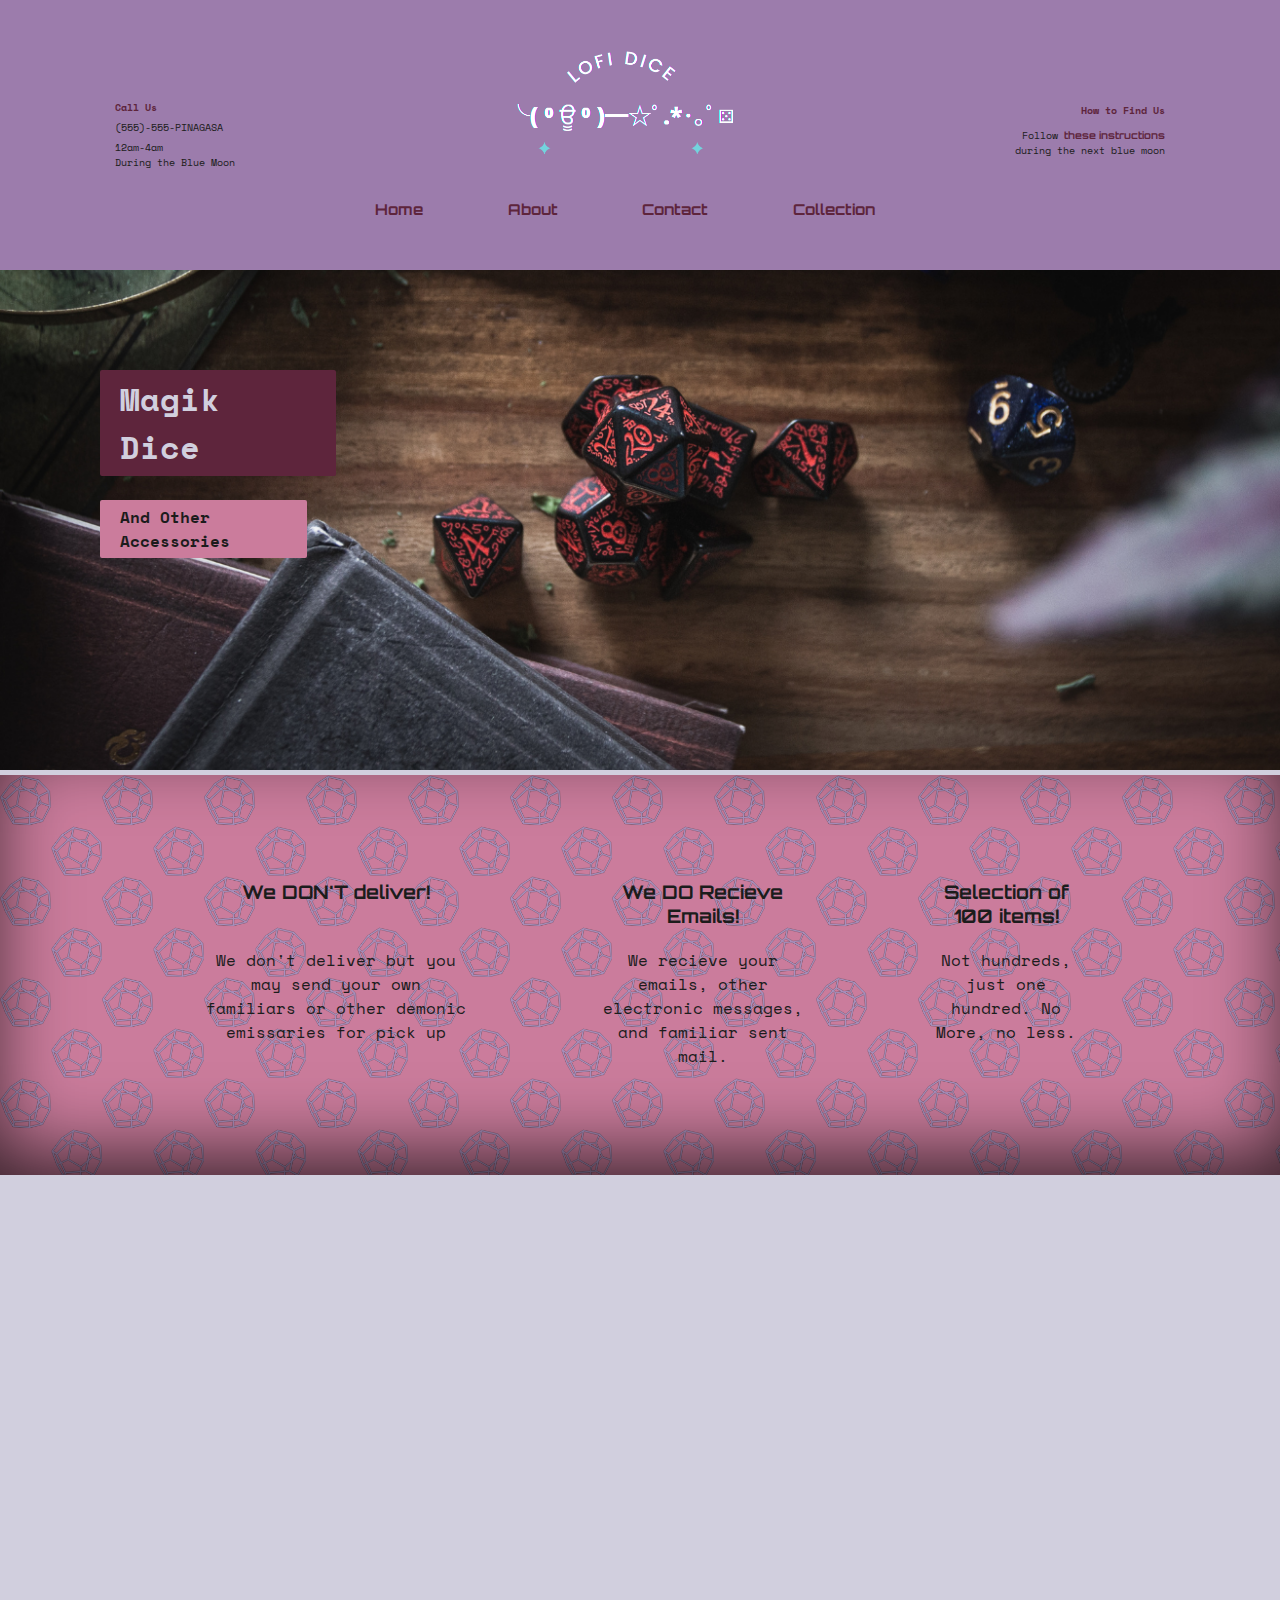
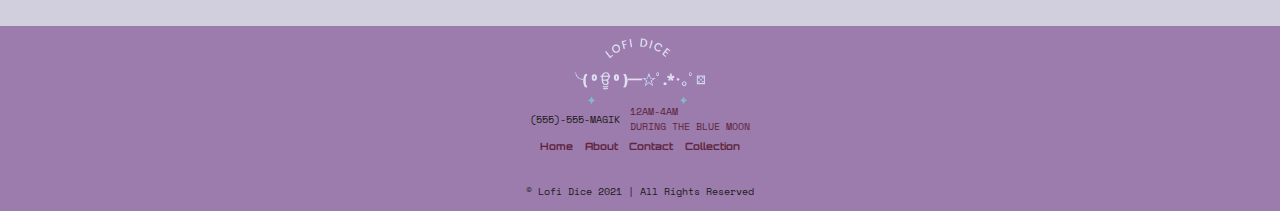
<file: index.html>
<!DOCTYPE html>
<html lang="en">
<head>
  <meta charset="UTF-8">
  <meta http-equiv="X-UA-Compatible" content="IE=edge">
  <meta name="viewport" content="width=device-width, initial-scale=1.0">
  <title>Homepage - Lofi Dice</title>
  <!-- styles -->
  <link rel="stylesheet" href="styles/common.css">
  <link rel="stylesheet" href="styles/headerandfooter.css">
  <link rel="stylesheet" href="styles/homepage.css">
  <link rel="stylesheet" href="styles/mediaqueries.css">
  <!-- fonts -->
    <!-- main font space-mono: font-family: 'Space Mono', monospace; -->
    <link rel="preconnect" href="https://fonts.gstatic.com">
    <link href="https://fonts.googleapis.com/css2?family=Space+Mono&display=swap" rel="stylesheet">
    <!-- secondary font Orbitron: font-family: 'Orbitron', sans-serif;  -->
    <link rel="preconnect" href="https://fonts.gstatic.com">
    <link href="https://fonts.googleapis.com/css2?family=Orbitron&display=swap" rel="stylesheet">
    <link
      rel="stylesheet"
      href="https://use.fontawesome.com/releases/v5.7.1/css/all.css"
      integrity="sha384-fnmOCqbTlWIlj8LyTjo7mOUStjsKC4pOpQbqyi7RrhN7udi9RwhKkMHpvLbHG9Sr"
      crossorigin="anonymous"
    />
  <!-- end fonts -->
</head>
<body>

  <div class="header-wrapper">

    <div class="left-column"> 
      <div class="contact-icon">
        <a href="contact.html">
          <i class="link-hover fas fa-phone"></i>
        </a>
      </div>

      <div class="contact-hours-wrapper">
        <div class="header">
          <h4>Call Us</h4>
        </div>
        <div class="phone">
          (555)-555-PINAGASA
        </div>
        <div class="hours">
            12am-4am<br>
            During the Blue Moon
        </div>
      </div>
    </div>
    <div class="center-column">
      <div class="banner-image">
        <img src="images\lofiDice.png" alt="Logo">
      </div>
      <div class="navigation-wrapper">
        <div class="nav-link">
          <a class="link-hover" href="index.html">Home</a>
        </div >

        <div class="nav-link">
          <a class="link-hover" href="about.html">About</a>
        </div>

        <div class="nav-link">
          <a class="link-hover" href="contact.html">Contact</a>
        </div>

        <div class="chicken nav-link">
          <a class="link-hover" href="collection.html">Collection</a>
        </div>
      </div>
    </div>

    <div class="right-column">
      <div class="address">
        <h4>How to Find Us</h4>
        <p>
          Follow <a class="link-hover" href="contact.html">these instructions</a><br>
          during the next blue moon
        </p>
        <!-- <p>During a blue moon,<br>
        enter a door portal<br>
        under the northern star<br>
        in Stonehenge or any<br>
        suitable replica.</p> -->
      </div>

      <div class="address-icon">
        <a href="contact.html">
          <i class="link-hover fas fa-dungeon"></i>
        </a>
      </div>
    </div>
  </div>

  <div class="img-bar-section">
    <div class="top-heading">
      <h1>Magik Dice</h1>
    </div>
    <br>
    <div class="bottom-heading">
      <h4>And Other Accessories</h4>
    </div>
  </div>

  <div class="features-section">
    <div class="columns-wrapper">
      <div class="column">
        <i class="fas fa-cat"></i>
        <h3>We DON'T deliver!</h3>
        
        <p>We don't deliver but you 
          may send your own familiars or
          other demonic emissaries for pick up</p>
      </div>

      <div class="column">
        <i class="fas fa-dove"></i>
        <h3>We DO Recieve Emails!</h3>
        
        <p>We recieve your emails,
          other electronic messages,
          and familiar sent mail.</p>
      </div>

      <div class="column">
        <i class="fas fa-hat-wizard"></i>
        <h3>Selection of 100 items!</h3>
        
        <p>Not hundreds,
          just one hundred.
          No More, no less.</p>
      </div>
    </div>
  </div>

  <div class="google-map">
    <iframe src="https://www.google.com/maps/embed?pb=!1m18!1m12!1m3!1d8133.834131768032!2d-1.8313255038723688!3d51.17828025689917!2m3!1f0!2f0!3f0!3m2!1i1024!2i768!4f13.1!3m3!1m2!1s0x4873e63b850af611%3A0x979170e2bcd3d2dd!2sStonehenge!5e1!3m2!1sen!2sus!4v1620343250154!5m2!1sen!2sus" width="100%" height="450" style="border:0;" allowfullscreen="" loading="lazy"></iframe>
  </div>

  <div class="footer-wrapper">

      <div class="banner-image">
        <img src="images\lofiDice.png" alt="Logo">
      </div>

      <div class="contact-info">
        <span class="phone">(555)-555-MAGIK</span>
        <span class="hours">12am-4am<br>
          During the Blue Moon</span>
      </div>

      <div class="navigation-wrapper">
        <div class="nav-link">
          <a class="link-hover" href="index.html">Home</a>
        </div >

        <div class="nav-link">
          <a class="link-hover" href="about.html">About</a>
        </div>

        <div class="nav-link">
          <a class="link-hover" href="contact.html">Contact</a>
        </div>

        <div class="nav-link">
          <a class="link-hover" href="collection.html">Collection</a>
        </div>
      </div>

      <div class="social-media-links">
        <a href="#"><i class="fab fa-instagram link-hover"></i></a>
        <a href="#"><i class="fab fa-twitter link-hover"></i></a>
        <a href="#"><i class="fab fa-facebook-f link-hover"></i></a>
      </div>

      <div class="copyright-wrapper">
        &copy; Lofi Dice 2021 &#124; All Rights Reserved
      </div>

  </div>
</body>
</html>
</file>
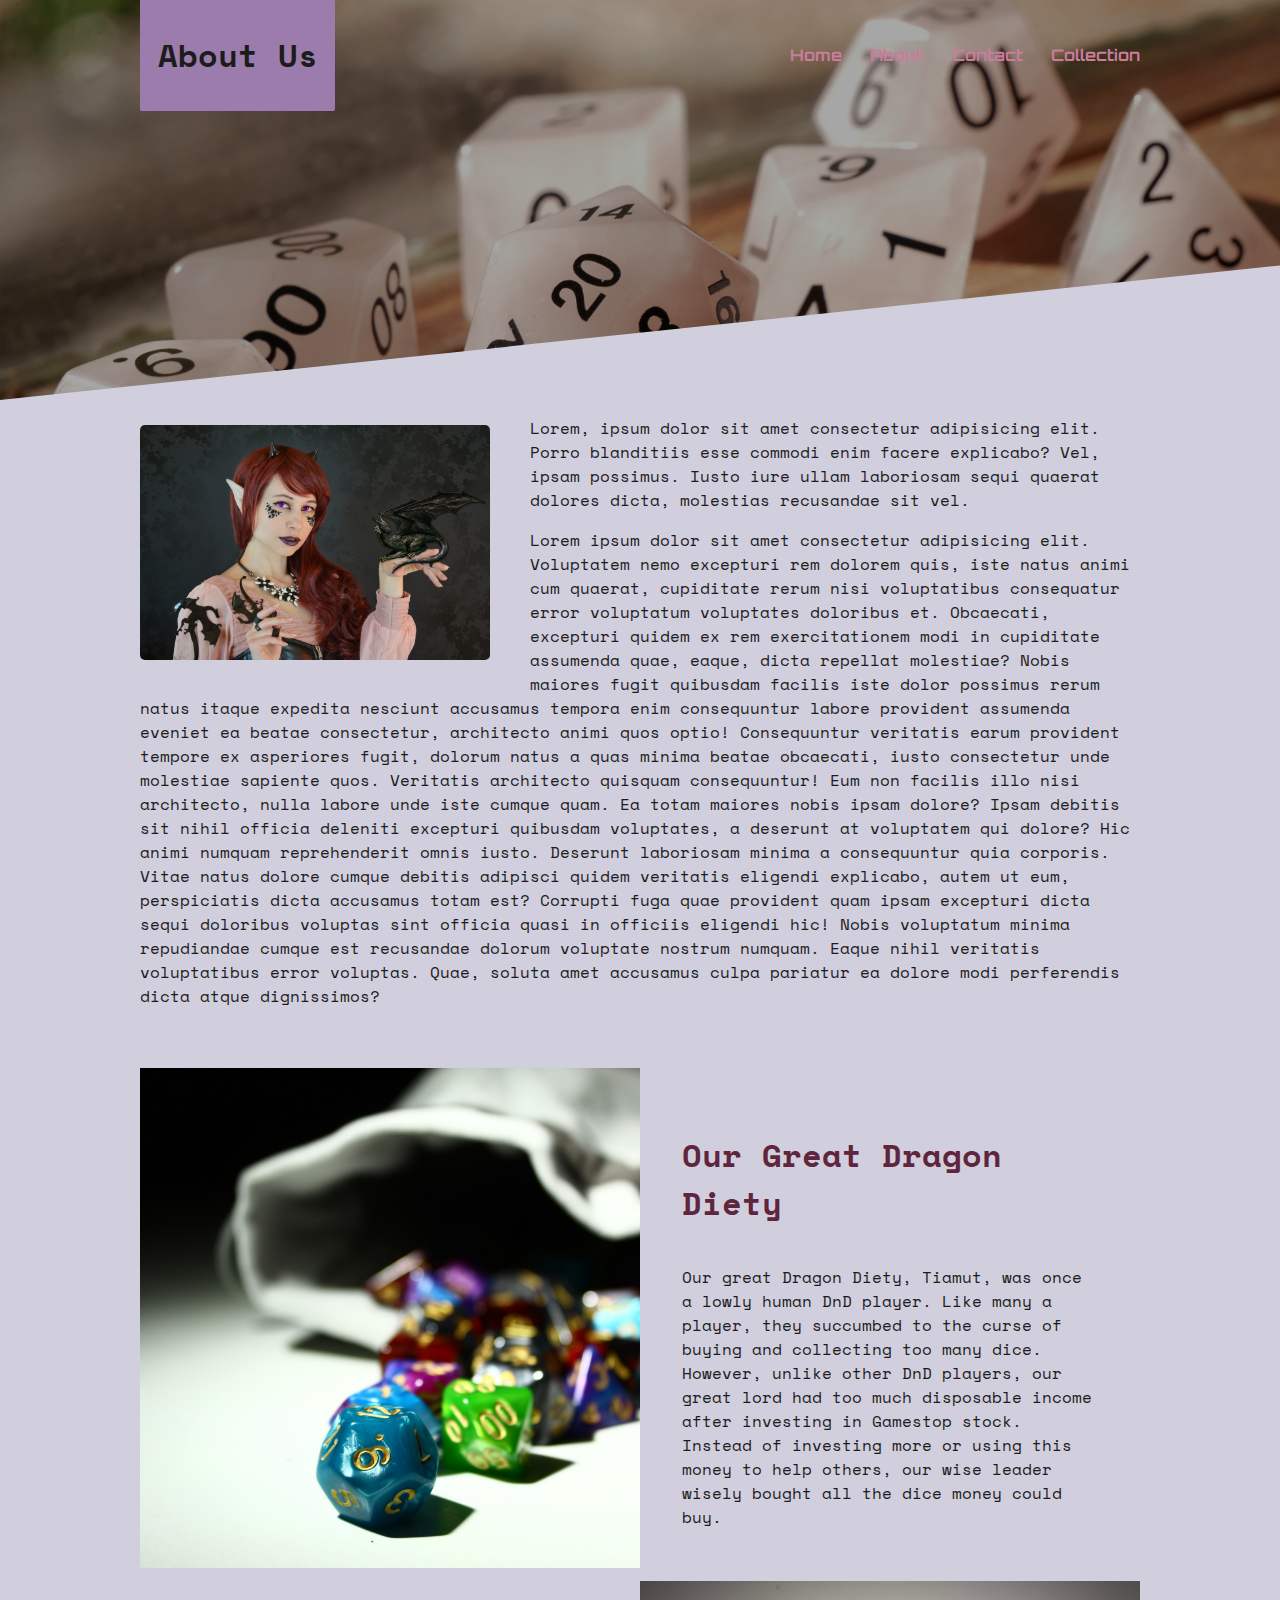
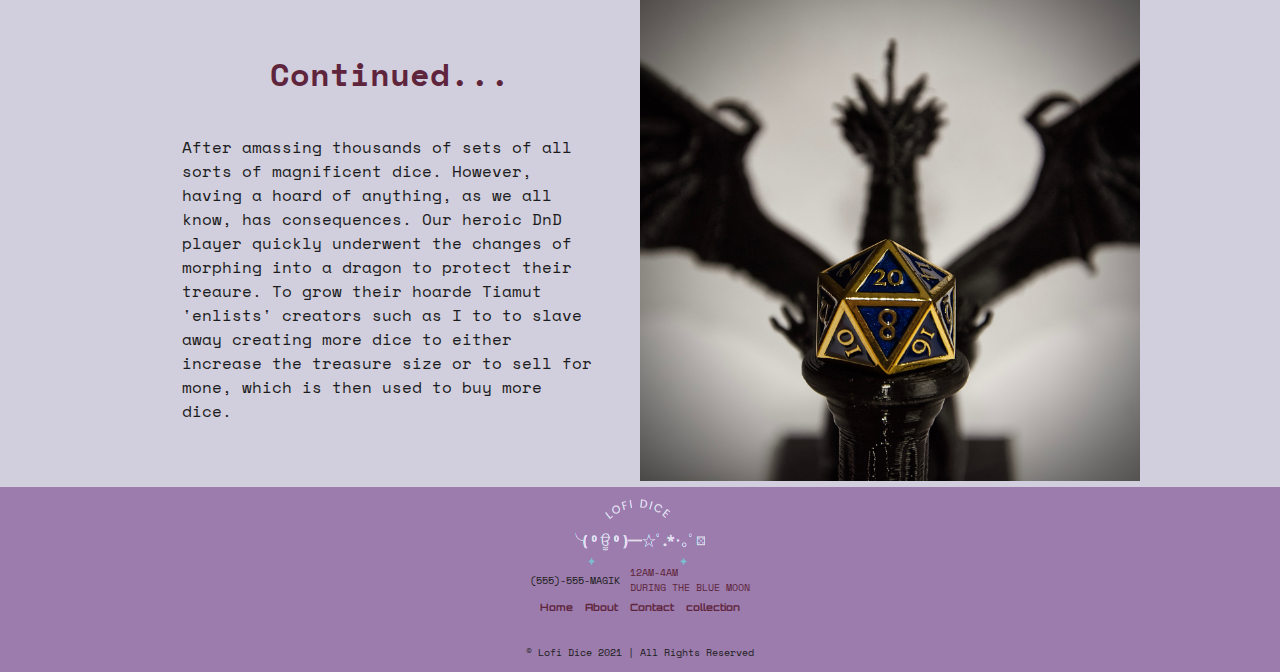
<file: about.html>
<!DOCTYPE html>
<html lang="en">
<head>
  <meta charset="UTF-8">
  <meta http-equiv="X-UA-Compatible" content="IE=edge">
  <meta name="viewport" content="width=device-width, initial-scale=1.0">
  <title>About - Lofi Dice</title>
  <!-- styles -->
  <link rel="stylesheet" href="styles/common.css">
  <link rel="stylesheet" href="styles/headerandfooter.css">
  <link rel="stylesheet" href="styles/pagecontainer.css">
  <link rel="stylesheet" href="styles/skewedheader.css">
  <link rel="stylesheet" href="styles/squaregrid.css">
  <link rel="stylesheet" href="styles/mediaqueries.css">
  <!-- fonts -->
    <!-- main font space-mono: font-family: 'Space Mono', monospace; -->
    <link rel="preconnect" href="https://fonts.gstatic.com">
    <link href="https://fonts.googleapis.com/css2?family=Space+Mono&display=swap" rel="stylesheet">
    <!-- secondary font Orbitron: font-family: 'Orbitron', sans-serif;  -->
    <link rel="preconnect" href="https://fonts.gstatic.com">
    <link href="https://fonts.googleapis.com/css2?family=Orbitron&display=swap" rel="stylesheet">
    <link
      rel="stylesheet"
      href="https://use.fontawesome.com/releases/v5.7.1/css/all.css"
      integrity="sha384-fnmOCqbTlWIlj8LyTjo7mOUStjsKC4pOpQbqyi7RrhN7udi9RwhKkMHpvLbHG9Sr"
      crossorigin="anonymous"
    />
  <!-- end fonts -->
</head>
<body>
  <div class="skewed-header">
    <div class="header-bg" style="background-image: url(images/diceHeader2.png);"></div>
    <div class="skewed-header-wrapper">
      <div class="skewed-header-content">
        <div class="heading-wrapper">
          <h1>About Us</h1>
        </div>
        <div class="navigation-wrapper">
          <div class="nav-link">
            <a class="link-hover" href="index.html">Home</a>
          </div >
  
          <div class="nav-link">
            <a class="link-hover" href="about.html">About</a>
          </div>
  
          <div class="nav-link">
            <a class="link-hover" href="contact.html">Contact</a>
          </div>
  
          <div class="nav-link">
            <a class="link-hover" href="collection.html">Collection</a>
          </div>
        </div>
      </div>
    </div>
  </div>

  <div class="page-container">
    <div class="content-wrapper">
      <img src="images/dragonLady.png" id="dragonLady"alt="Dragon Lady">

      <p>Lorem, ipsum dolor sit amet consectetur adipisicing elit. Porro blanditiis esse commodi enim facere explicabo? Vel, ipsam possimus. Iusto iure ullam laboriosam sequi quaerat dolores dicta, molestias recusandae sit vel.</p>

      <p>Lorem ipsum dolor sit amet consectetur adipisicing elit. Voluptatem nemo excepturi rem dolorem quis, iste natus animi cum quaerat, cupiditate rerum nisi voluptatibus consequatur error voluptatum voluptates doloribus et. Obcaecati, excepturi quidem ex rem exercitationem modi in cupiditate assumenda quae, eaque, dicta repellat molestiae? Nobis maiores fugit quibusdam facilis iste dolor possimus rerum natus itaque expedita nesciunt accusamus tempora enim consequuntur labore provident assumenda eveniet ea beatae consectetur, architecto animi quos optio! Consequuntur veritatis earum provident tempore ex asperiores fugit, dolorum natus a quas minima beatae obcaecati, iusto consectetur unde molestiae sapiente quos. Veritatis architecto quisquam consequuntur! Eum non facilis illo nisi architecto, nulla labore unde iste cumque quam. Ea totam maiores nobis ipsam dolore? Ipsam debitis sit nihil officia deleniti excepturi quibusdam voluptates, a deserunt at voluptatem qui dolore? Hic animi numquam reprehenderit omnis iusto. Deserunt laboriosam minima a consequuntur quia corporis. Vitae natus dolore cumque debitis adipisci quidem veritatis eligendi explicabo, autem ut eum, perspiciatis dicta accusamus totam est? Corrupti fuga quae provident quam ipsam excepturi dicta sequi doloribus voluptas sint  officia quasi in officiis eligendi hic! Nobis voluptatum minima repudiandae cumque est recusandae dolorum voluptate nostrum numquam. Eaque nihil veritatis voluptatibus error voluptas. Quae, soluta amet accusamus culpa pariatur ea dolore modi perferendis dicta atque dignissimos?</p>
    </div>
  </div>

  <div class="spacer50"></div>

  <div class="squares-wrapper">
    <div class="squares">
      <div class="square">
        <div class="img-wrapper">
          <img src="images/diceCollection3.png" alt="Dice Bag">
        </div>
        <div class="square-text-wrapper">
          <h1>Our Great Dragon Diety</h1>

          <p>Our great Dragon Diety, Tiamut, was once a lowly human DnD player. Like many a player, they succumbed to the curse of buying and collecting too many dice. However, unlike other DnD players, our great lord had too much disposable income after investing in Gamestop stock. Instead of investing more or using this money to help others, our wise leader wisely bought all the dice money could buy.</p>
        </div>
      </div>
      <div class="square">
        <div class="square-text-wrapper">
          <h1>Continued...</h1>

          <p>After amassing thousands of sets of all sorts of magnificent dice. However, having a hoard of anything, as we all know, has consequences. Our heroic DnD player quickly underwent the changes of morphing into a dragon to protect their treaure. To grow their hoarde Tiamut 'enlists'  creators such as I to to slave away creating more dice to either increase the treasure size or to sell for mone, which is then used to buy more dice.</p>
        </div>
        <div class="img-wrapper">
          <img src="images/dragonDice.png" alt="Dragon and Dice">
        </div>
      </div>
    </div>
  </div>

  <div class="footer-wrapper">

    <div class="banner-image">
      <img src="images\lofiDice.png" alt="Logo">
    </div>

    <div class="contact-info">
      <span class="phone">(555)-555-MAGIK</span>
      <span class="hours">12am-4am<br>
        During the Blue Moon</span>
    </div>

    <div class="navigation-wrapper">
      <div class="nav-link">
        <a class="link-hover" href="index.html">Home</a>
      </div >

      <div class="nav-link">
        <a class="link-hover" href="about.html">About</a>
      </div>

      <div class="nav-link">
        <a class="link-hover" href="contact.html">Contact</a>
      </div>

      <div class="nav-link">
        <a class="link-hover" href="collection.html">collection</a>
      </div>
    </div>

    <div class="social-media-links">
      <a href="#"><i class="fab fa-instagram link-hover"></i></a>
      <a href="#"><i class="fab fa-twitter link-hover"></i></a>
      <a href="#"><i class="fab fa-facebook-f link-hover"></i></a>
    </div>

    <div class="copyright-wrapper">
      &copy; Lofi Dice 2021 &#124; All Rights Reserved
    </div>

  </div>
</body>
</html>
</file>
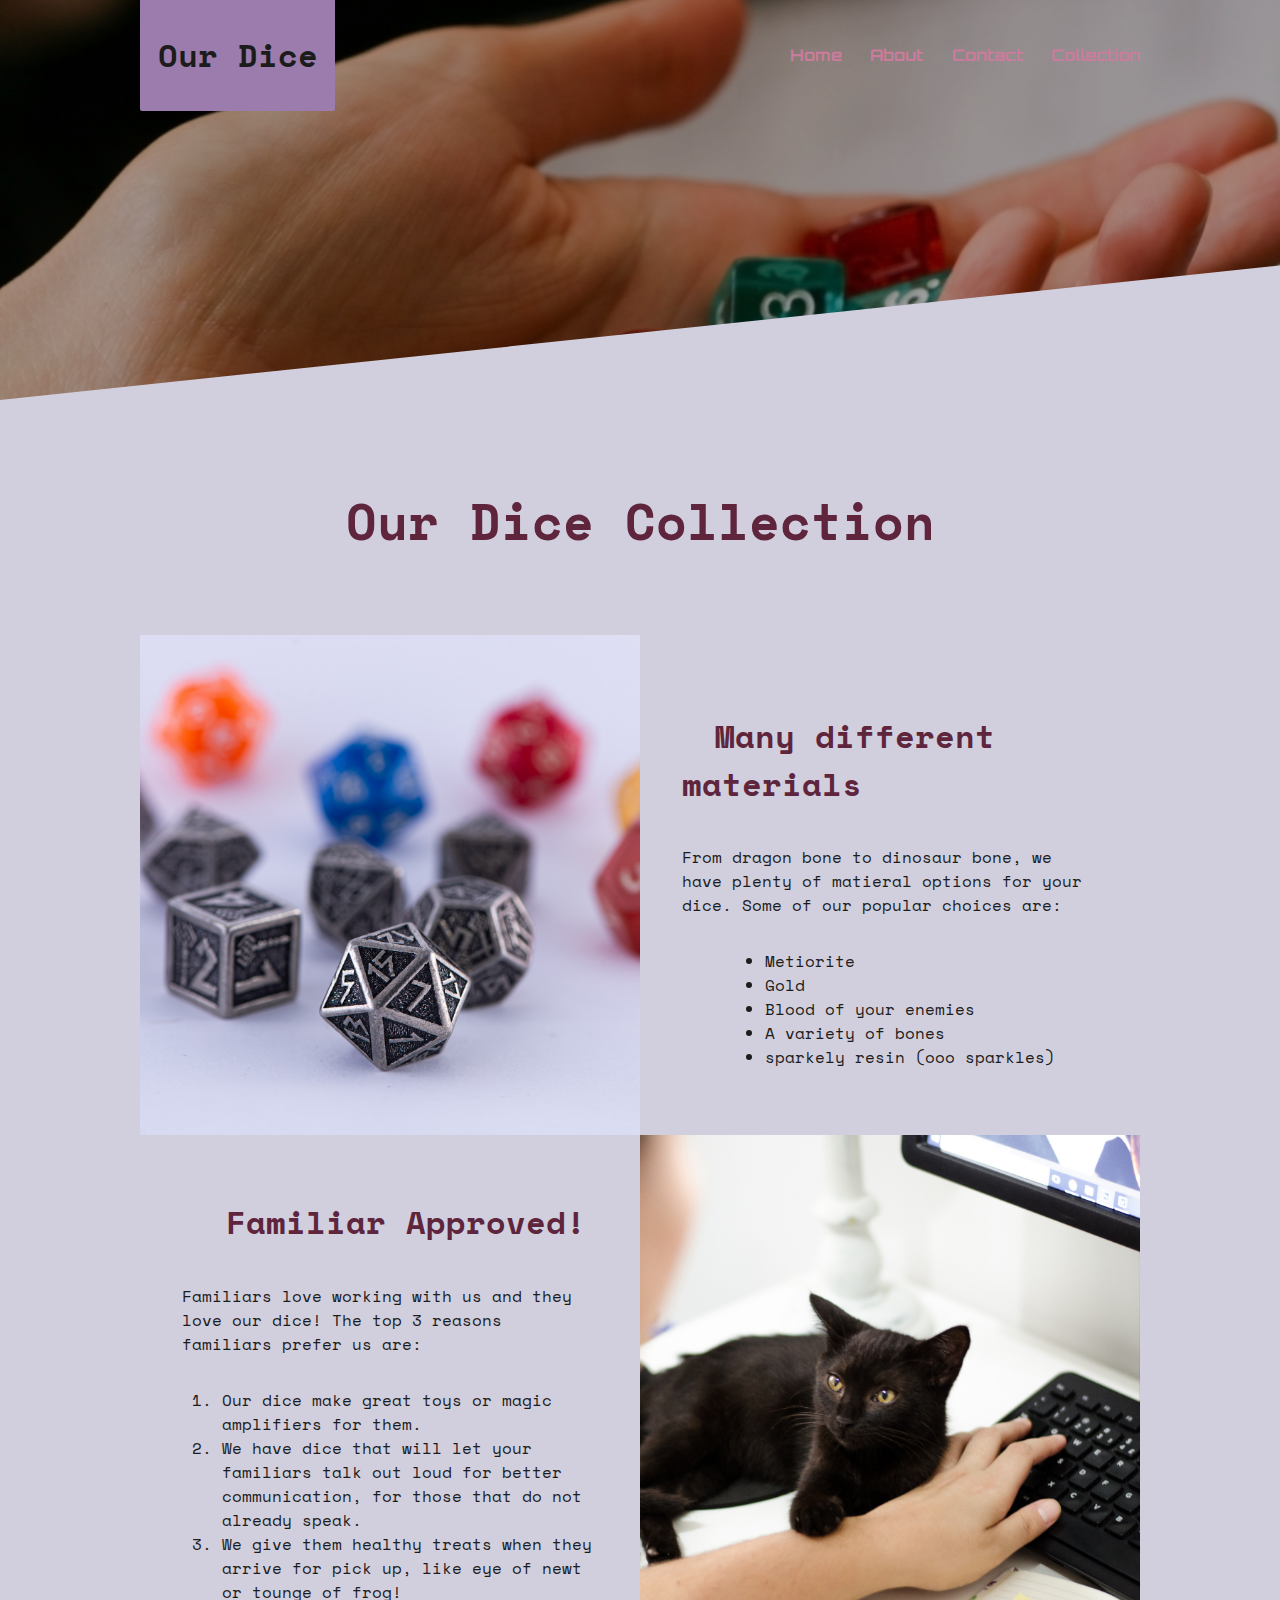
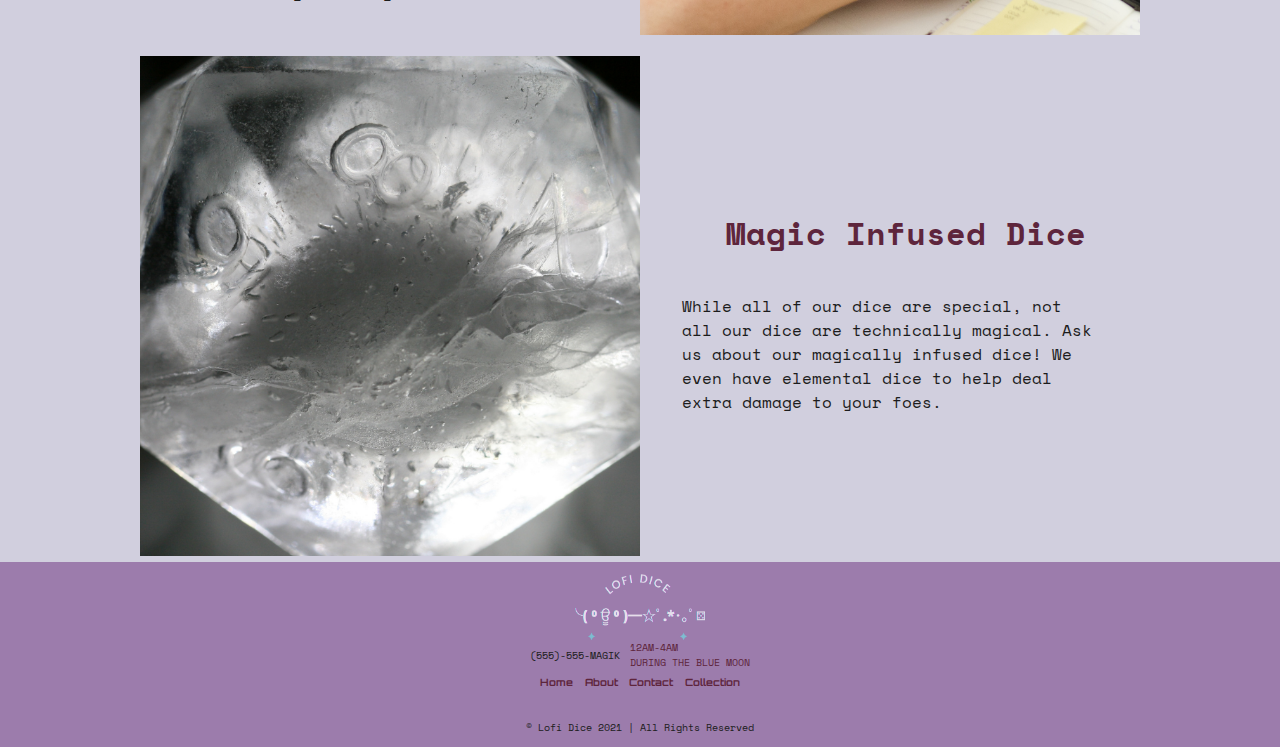
<file: collection.html>
<!DOCTYPE html>
<html lang="en">
<head>
  <meta charset="UTF-8">
  <meta http-equiv="X-UA-Compatible" content="IE=edge">
  <meta name="viewport" content="width=device-width, initial-scale=1.0">
  <title>About - Lofi Dice</title>
  <!-- styles -->
  <link rel="stylesheet" href="styles/common.css">
  <link rel="stylesheet" href="styles/headerandfooter.css">
  <link rel="stylesheet" href="styles/skewedheader.css">
  <link rel="stylesheet" href="styles/squaregrid.css">
  <link rel="stylesheet" href="styles/mediaqueries.css">
  <!-- fonts -->
    <!-- main font space-mono: font-family: 'Space Mono', monospace; -->
    <link rel="preconnect" href="https://fonts.gstatic.com">
    <link href="https://fonts.googleapis.com/css2?family=Space+Mono&display=swap" rel="stylesheet">
    <!-- secondary font Orbitron: font-family: 'Orbitron', sans-serif;  -->
    <link rel="preconnect" href="https://fonts.gstatic.com">
    <link href="https://fonts.googleapis.com/css2?family=Orbitron&display=swap" rel="stylesheet">
    <link
      rel="stylesheet"
      href="https://use.fontawesome.com/releases/v5.7.1/css/all.css"
      integrity="sha384-fnmOCqbTlWIlj8LyTjo7mOUStjsKC4pOpQbqyi7RrhN7udi9RwhKkMHpvLbHG9Sr"
      crossorigin="anonymous"
    />
  <!-- end fonts -->
</head>
<body>
  <div class="skewed-header">
    <div class="header-bg" style="background-image: url(images/diceCollection2.png);"></div>
    <div class="skewed-header-wrapper">
      <div class="skewed-header-content">
        <div class="heading-wrapper">
          <h1>Our Dice</h1>
        </div>
        <div class="navigation-wrapper">
          <div class="nav-link">
            <a class="link-hover" href="index.html">Home</a>
          </div >
  
          <div class="nav-link">
            <a class="link-hover" href="about.html">About</a>
          </div>
  
          <div class="nav-link">
            <a class="link-hover" href="contact.html">Contact</a>
          </div>
  
          <div class="nav-link">
            <a class="link-hover" href="collection.html">Collection</a>
          </div>
        </div>
      </div>
    </div>
  </div>

  <div class="spacer50"></div>
  <h1 class="main-header" style="font-size: 50px;">Our Dice Collection</h1>
  <div class="spacer50"></div>

  <div class="squares-wrapper">
    <div class="squares">
      <div class="square">
        <div class="img-wrapper">
          <img src="images/diceCollection1.png" alt="Dice Bag">
        </div>
        <div class="square-text-wrapper">
          <a href="#manyMaterials" name="manyMaterials" class="anchor-link">
            <h1>Many different materials</h1>
          </a>

          <p>From dragon bone to dinosaur bone, we have plenty of matieral options for your dice. Some of our popular choices are:</p>

          <ul>
            <li>Metiorite</li>
            <li>Gold</li>
            <li>Blood of your enemies</li>
            <li>A variety of bones</li>
            <li>sparkely resin (ooo sparkles)</li>
          </ul>
        </div>
      </div>
      <div class="square">
        <div class="square-text-wrapper">
          <a href="#familiarApproved" name="familiarApproved" class="anchor-link">
            <h1>Familiar Approved!</h1>
          </a>

          <p>Familiars love working with us and they love our dice! The top 3 reasons familiars prefer us are:</p>
              

          <ol>
            <li>Our dice make great toys or magic amplifiers for them.</li>
            <li>We have dice that will let your familiars talk out loud for better communication, for those that do not already speak.</li>
            <li>We give them healthy treats when they arrive for pick up, like eye of newt or tounge of frog!</li>
          </ol>
        </div>
        <div class="img-wrapper">
          <img src="images/blackCatEmail.png" alt="Dragon and Dice">
        </div>
      </div>

      <div class="square">
        <div class="img-wrapper">
          <img src="images/iceDice.png" alt="Dragon and Dice">
        </div>
        
        <div class="square-text-wrapper">
          <a href="#magicInfusedDice" name="magicInfusedDice" class="anchor-link">
            <h1>Magic Infused Dice</h1>
          </a>

          <p>While all of our dice are special, not all our dice are technically magical. Ask us about our magically infused dice! We even have elemental dice to help deal extra damage to your foes.</p>
        </div>
      </div>
    </div>
  </div>

  <div class="footer-wrapper">

    <div class="banner-image">
      <img src="images\lofiDice.png" alt="Logo">
    </div>

    <div class="contact-info">
      <span class="phone">(555)-555-MAGIK</span>
      <span class="hours">12am-4am<br>
        During the Blue Moon</span>
    </div>

    <div class="navigation-wrapper">
      <div class="nav-link">
        <a class="link-hover" href="index.html">Home</a>
      </div >

      <div class="nav-link">
        <a class="link-hover" href="about.html">About</a>
      </div>

      <div class="nav-link">
        <a class="link-hover" href="contact.html">Contact</a>
      </div>

      <div class="nav-link">
        <a class="link-hover" href="collection.html">Collection</a>
      </div>
    </div>

    <div class="social-media-links">
      <a href="#"><i class="fab fa-instagram link-hover"></i></a>
      <a href="#"><i class="fab fa-twitter link-hover"></i></a>
      <a href="#"><i class="fab fa-facebook-f link-hover"></i></a>
    </div>

    <div class="copyright-wrapper">
      &copy; Lofi Dice 2021 &#124; All Rights Reserved
    </div>

  </div>
</body>
</html>
</file>
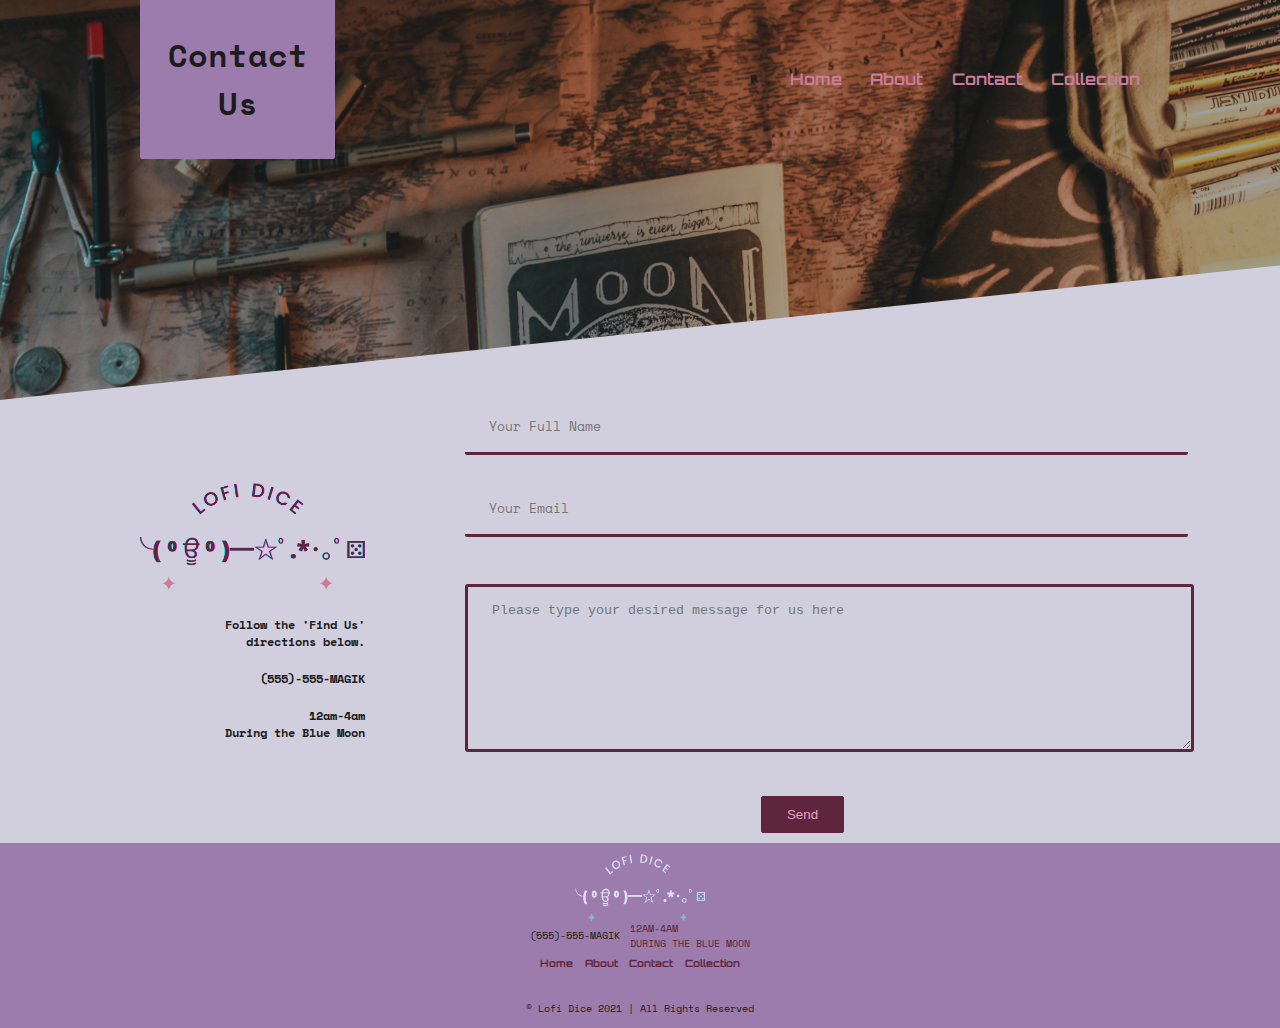
<file: contact.html>
<!DOCTYPE html>
<html lang="en">
<head>
  <meta charset="UTF-8">
  <meta http-equiv="X-UA-Compatible" content="IE=edge">
  <meta name="viewport" content="width=device-width, initial-scale=1.0">
  <title>About - Lofi Dice</title>
  <!-- styles -->
  <link rel="stylesheet" href="styles/common.css">
  <link rel="stylesheet" href="styles/headerandfooter.css">
  <link rel="stylesheet" href="styles/skewedheader.css">
  <link rel="stylesheet" href="styles/contact.css">
  <link rel="stylesheet" href="styles/pagecontainer.css">
  <link rel="stylesheet" href="styles/form.css">
  <link rel="stylesheet" href="styles/buttons.css">
  <link rel="stylesheet" href="styles/mediaqueries.css">
  <!-- fonts -->
    <!-- main font space-mono: font-family: 'Space Mono', monospace; -->
    <link rel="preconnect" href="https://fonts.gstatic.com">
    <link href="https://fonts.googleapis.com/css2?family=Space+Mono&display=swap" rel="stylesheet">
    <!-- secondary font Orbitron: font-family: 'Orbitron', sans-serif;  -->
    <link rel="preconnect" href="https://fonts.gstatic.com">
    <link href="https://fonts.googleapis.com/css2?family=Orbitron&display=swap" rel="stylesheet">
    <link
      rel="stylesheet"
      href="https://use.fontawesome.com/releases/v5.7.1/css/all.css"
      integrity="sha384-fnmOCqbTlWIlj8LyTjo7mOUStjsKC4pOpQbqyi7RrhN7udi9RwhKkMHpvLbHG9Sr"
      crossorigin="anonymous"
    />
  <!-- end fonts -->
</head>
<body>
  <div class="skewed-header">
    <div class="header-bg" style="background-image: url(images/moonLetter.png);"></div>
    <div class="skewed-header-wrapper">
      <div class="skewed-header-content">
        <div class="heading-wrapper">
          <h1>Contact Us</h1>
        </div>
        <div class="navigation-wrapper">
          <div class="nav-link">
            <a class="link-hover" href="index.html">Home</a>
          </div >
  
          <div class="nav-link">
            <a class="link-hover" href="about.html">About</a>
          </div>
  
          <div class="nav-link">
            <a class="link-hover" href="contact.html">Contact</a>
          </div>
  
          <div class="nav-link">
            <a class="link-hover" href="collection.html">Collection</a>
          </div>
        </div>
      </div>
    </div>
  </div>

  <div class="spacer50"></div>

  <div class="page-container">
    <div class="contact-grid-wrapper">
      <div class="company-metadata-sidebar-wrapper">
        <div class="logo">
          <img src="images/lofiDiceDark.png" alt="Logo Dark">
        </div>
        <div class="company-details-wrapper">
          <i class="link-hover fas fa-dungeon"></i>

          <div>
            Follow the 'Find Us'<br>
            directions below.
          </div>
        </div>

        <div class="company-details-wrapper">
          <i class="link-hover fas fa-phone"></i>

          <div class="phone">
            (555)-555-MAGIK
          </div>
        </div>
        
        <div class="company-details-wrapper">
          <i class="link-hover fas fa-moon"></i>

          <div class="hours">
            12am-4am<br>
            During the Blue Moon
          </div>
        </div>
      </div>

      <div class="form">
        <div class="form-group">
          <input type="text" id="fullName" placeholder="Your Full Name">
          <label for="fullName">Full Name</label>
        </div>
        <div class="form-group">
          <input type="email" id="email" placeholder="Your Email">
          <label for="email">Your Email</label>
        </div>
        <div class="form-group">
          <textarea name="message" id="message" placeholder="Please type your desired message for us here"></textarea>
          <label for="message">Your Message</label>
        </div>

        <div class="centered-btn-wrapper">
          <button type="submit" class="btn">Send</button>
        </div>
      </div>
    </div>
  </div>

  <div class="footer-wrapper">

    <div class="banner-image">
      <img src="images\lofiDice.png" alt="Logo">
    </div>

    <div class="contact-info">
      <span class="phone">(555)-555-MAGIK</span>
      <span class="hours">12am-4am<br>
        During the Blue Moon</span>
    </div>

    <div class="navigation-wrapper">
      <div class="nav-link">
        <a class="link-hover" href="index.html">Home</a>
      </div >

      <div class="nav-link">
        <a class="link-hover" href="about.html">About</a>
      </div>

      <div class="nav-link">
        <a class="link-hover" href="contact.html">Contact</a>
      </div>

      <div class="nav-link">
        <a class="link-hover" href="collection.html">Collection</a>
      </div>
    </div>

    <div class="social-media-links">
      <a href="#"><i class="fab fa-instagram link-hover"></i></a>
      <a href="#"><i class="fab fa-twitter link-hover"></i></a>
      <a href="#"><i class="fab fa-facebook-f link-hover"></i></a>
    </div>

    <div class="copyright-wrapper">
      &copy; Lofi Dice 2021 &#124; All Rights Reserved
    </div>

  </div>
</body>
</html>
</file>
<file: styles/common.css>
/* universal Styles */
body {
  color: #1c1c1c;
  margin: 0;
  font-family: 'Space Mono', monospace;
  background-color: #d1cfde;
}

.link-hover {
  transition: 0.5s;
  font-family: 'Orbitron', sans-serif;
  color: #5e253c;
  font-weight: bolder;
  text-decoration: none;
}

.link-hover:hover {
  color: #eda0c5 !important;
}

.main-header {
  text-align: center;
  color: #5e253c;
}

.anchor-link {
  text-decoration: none;
}

.anchor-link:focus {
  outline: none;
}

.anchor-link h1::before {
  font-family: "Font Awesome 5 Free";
  content: "\f522  ";
  font-weight: 900;
}
</file>
<file: styles/headerandfooter.css>
/* header styles */
.header-wrapper {
  height: 150px;
  background-color: #9c7cac;
  display: flex;
  justify-content: space-between;
  align-items: center;
  padding: 60px 100px;
  font-size: 10px;
}

.header-wrapper h4 {
  margin: 0px;
  color: #5e253c;
}

.header-wrapper i {
  color: #5e253c;
  font-size: 2em;
}


/* header left column styles */
.left-column {
  display: flex;
  align-items: center;
}

.left-column .contact-icon {
  margin-right: 15px;
}

.left-column .contact-hours-wrapper {
  display: grid;
  grid-template-columns: 1fr;
  grid-gap: 5px;
  text-align: left;
}

/* header center column styles */
.header-wrapper .center-column {
  display: grid;
  grid-template-columns: 1fr;
  grid-gap: 46px;
  width: 500px
}

.header-wrapper .center-column .banner-image {
  display: flex;
  justify-content: center;
}

.header-wrapper .center-column .banner-image img {
  width: 216px;
  height: 100%;
}

/* header navigation styles */
.navigation-wrapper {
  display: flex;
  justify-content: space-between;
  align-items: center;
}
.navigation-wrapper .nav-link {
  text-align: center;
}

.header-wrapper .center-column .navigation-wrapper .nav-link a {
  font-size: 15px;
}

.header-wrapper .center-column .navigation-wrapper .nav-link a:hover {
  letter-spacing: 10px;
}

/* header right column styles */
.right-column {
  display: flex;
  align-items: center;
}

.right-column .address-icon {
  margin-left: 15px;
}

.right-column .address {
  text-align: right;
}

/* FOOTER */
.footer-wrapper {
  height: 185px;
  background-color: #9c7cac;
  display: flex;
  flex-direction: column;
  justify-content: center;
  align-items: center;
  font-size: 10px;
}

/* .footer-wrapper .logo .banner-image {
  display: flex;
  justify-content: center;
} */

.footer-wrapper .banner-image img {
  width: 130px;
  height: 100%;
  opacity: 75%;
}

.footer-wrapper .contact-info {
  display: flex;
  justify-content: space-between;
  align-items: center;
}

.footer-wrapper .contact-info .phone {
  margin-right: 10px;
}

.footer-wrapper .contact-info .hours {
  color:#5e253c;
  text-transform: uppercase;
}

/* .footer-wrapper .contact-info span {
  padding: 20px;
} */

.footer-wrapper .navigation-wrapper {
  display: flex;
  justify-content: space-between;
  align-items: center;
  margin: 5px 0px;
  width: 200px
}

.footer-wrapper .navigation-wrapper .nav-link {
  text-align: center;

}

.footer-wrapper .navigation-wrapper .nav-link a {
  font-size: 10px;
}

.footer-wrapper .social-media-links {
  display: flex;
  justify-content: space-between;
  align-items: center;
}

.footer-wrapper .social-media-links i {
 font-size: 2em;
 color: #5e253c;
 padding: 10px;
}
</file>
<file: styles/homepage.css>
/* img-bar-section */
.img-bar-section {
  background-image: url(../images/diceHeader1.png);
  padding: 100px;
  height: 300px;
  background-attachment: fixed;
  background-position: center;
  background-repeat: no-repeat;
  background-size: cover;
}

h1, h4 {
  padding: 0px;
  margin: 0px;
}

.img-bar-section .top-heading {
  padding: 5px 20px;
  color: #d1cfde;
  background-color: #5e253c;
  width: 196px;
  border-radius: 2px;
}

.img-bar-section .bottom-heading {
  padding: 5px 20px;
  background-color: #cb7c9c;
  width: 167px;
  border-radius: 2px;
}

/* features-section */
.features-section {
  height: 400px;
  background-color: #cb7c9c;
  background-image: url(../images/dicePattern1.png);
  background-size: 102px 101px;
  border-top: 5px solid #d1cfde;
  display: flex;
  justify-content: center;
  align-items: center;
  box-shadow: inset 0px -26px 79px -8px rgba(0, 0, 0, 0.75);
}

.features-section .columns-wrapper {
  width: 1000px;
  display: flex;
  justify-content: space-between;
}

.features-section .columns-wrapper .column {
  text-align: center;
  padding: 20px;
  margin: 42px;
  border-bottom: 5px solid transparent;
  border-radius: 10px;
  transition: 1s;
}

.features-section .columns-wrapper .column:hover {
  border-bottom: 5px solid #5e253c;
}

.features-section .columns-wrapper .column :nth-child(1) {
  font-size: 2em;
}

.features-section .columns-wrapper .column :nth-child(2){
  font-family: 'Orbitron', sans-serif;
  height: 50px;
  transition: 1s;
}

.features-section .columns-wrapper .column :nth-child(2):hover{
  letter-spacing: 1px;
}

/* map */
.google-map {
  margin-bottom: -5px;
}
</file>
<file: styles/mediaqueries.css>
@media (max-width: 615px) {
  /* home/index page */
  .header-wrapper{
    flex-direction: column;
    height: 100%;
    width: 100%;
    padding: 60px 0px;
  }

  .header-wrapper .left-column {
    order: 2;
    margin: 10px 0 15px 0;
  }

  .header-wrapper .center-column {
    order: 1;
    width: 100%;
  }

  .navigation-wrapper {
    flex-direction: column;
    margin-bottom: 20px;
  }

  .navigation-wrapper .nav-link {
    margin: 10px 0px;
    width: 100%;
  }

  .header-wrapper .right-column {
    order: 3;
    margin-top: 15px;
  }

  .features-section {
    height: 100%;
  }

  .features-section .columns-wrapper {
    width: 100%;
    flex-direction: column;
  }

  .footer-wrapper {
    height: 100%;
    padding: 10px 0px;
  }

  /* skewed pages */

  .skewed-header .skewed-header-wrapper .skewed-header-content {
    flex-direction: column;
  }

  .skewed-header .header-bg {
    background-size: 575px;
  }

  .page-container {
    padding: 0px 21px;
  }

  .page-container .content-wrapper #dragonLady {
    margin:  0px 0px 25px 0px;
    width: 100%
  }

  .squares-wrapper .squares .square {
    grid-template-columns: 1fr;
  }

  .squares-wrapper .squares .square .img-wrapper {
    order: 2;
  }

  .squares-wrapper .squares .square .square-text-wrapper {
    order: 1;
  }

  /* contact */

  .contact-grid-wrapper {
    width: 100%;
    grid-template-columns: 1fr;
    grid-gap: 10px;
  }

  .form input {
    padding: 1rem 0rem;
  }

  .form textarea {
    padding: 1rem 0rem;
  }
}
</file>
<file: styles/pagecontainer.css>
/* page container styles */

.page-container {
  display: flex;
  justify-content: center;
}

.page-container .content-wrapper {
  width: 1000px;
}

.page-container .content-wrapper img {
  width: 350px;
  margin: 25px 40px 20px 0px;
  float: left;
  border-radius: 5px;
}
</file>
<file: styles/skewedheader.css>
/* skewed header */

.skewed-header {
  position: relative;
  height: 400px;
  overflow: hidden;
}

.skewed-header .header-bg {
  position: absolute;
  top: 0;
  bottom: 0;
  right: 0;
  left: 0;
  height: 100%;
  width: 100%;
  background-repeat: no-repeat;
  background-size: 100%;
  transform: skewY(-6deg);
  transform-origin: top left;
  filter: brightness(0.65);
}
.skewed-header .skewed-header-wrapper {
  position: absolute;
  display: flex;
  justify-content: center;
  width: 100vw;
}

.skewed-header .skewed-header-wrapper .skewed-header-content{
  width: 1000px;
  display: flex;
  justify-content: space-between;
  align-items: center;
}

.skewed-header .skewed-header-wrapper .skewed-header-content .heading-wrapper {
  background-color: #9c7cac;
  border-bottom-left-radius: 2px;
  border-bottom-right-radius: 2px;
  width: 175px;
  padding: 10px;
  text-align: center;
}

.skewed-header .navigation-wrapper {
  width: 350px;
}

.skewed-header .navigation-wrapper a {
  color: #cb7c9c;
}
</file>
<file: styles/squaregrid.css>
/* Squares grid styles*/
.squares-wrapper {
  display: flex;
  justify-content: center;
}

.squares-wrapper .squares {
  width: 1000px;
}

.squares-wrapper .squares .square {
  display: grid;
  grid-template-columns: 1fr 1fr;
  margin-top: -6px;
}

.square .img-wrapper img {
  width: 100%;
  height: 500px;
  object-fit: cover;
}

.square .square-text-wrapper {
  display: flex;
  justify-content: center;
  align-items: center;
  flex-direction: column;
  padding: 42px;
}

.square h1 {
  color: #5e253c;
}

/* helpers classes */

.spacer50 {
  height: 50px;
  width: 100%;
}
</file>
<file: styles/contact.css>
.contact-grid-wrapper {
  width: 1000px;
  display: grid;
  grid-template-columns: 1fr 3fr;
  grid-gap: 100px;
  align-items: center;
}

.company-metadata-sidebar-wrapper .logo img {
 width: 100%
}

.company-metadata-sidebar-wrapper .company-details-wrapper {
 font-weight: 900;
 display: flex;
 justify-content: space-between;
 align-items: center;
 margin: 20px 0px;
 text-align: right;
 font-size: 12px;
}
</file>
<file: styles/form.css>
.form .form-group {
  margin-top: 30px  0px;
}

.company-metadata-sidebar-wrapper .company-details-wrapper i{
  font-size: 20px;
}

.form input {
  /* font-size: ; */
  font-family: inherit;
  color: inherit;
  background-color: inherit;
  padding: 1rem 1.5rem;
  border-radius: 2px;
  border: none;
  border-bottom: 3px solid #5e253c;
  width: 100%;
  display: block;
  transition: all 0.3s;
}

.form input:focus {
  outline: none;
  box-shadow: 0 1rem 2rem rgba(0,0,0, 0.1);
  border-bottom: 3px solid #eda0c5;
}

.form textarea {
  margin-top: 20px;
  width: 100%;
  height: 130px;
  border-radius: 3px;
  border: 3px solid #5e253c;
  color: inherit;
  background-color: inherit;
  padding: 1rem 1.5rem;
  transition: all 0.3s;
}

.form textarea:focus {
  outline: none;
  box-shadow: 0 2rem 2rem rgba(0,0,0, 0.1);
  border: 3px solid #eda0c5;
}

.form input:focus::-webkit-input-placeholder, .form textarea:focus::-webkit-input-placeholder {
  color: transparent;
}

.form label {
  color: #5e253c;
  font-weight: 700;
  margin: .2rem 0 0 1rem;
  display: block;
  transition: all 0.3s;
  visibility: hidden;
  opacity: 0;
}

.form input:focus + label, .form textarea:focus + label {
  opacity: 1;
  visibility: visible;
  transform: translateY(.5rem);
}
</file>
<file: styles/buttons.css>
.centered-btn-wrapper{
  display: flex;
  justify-content: center;
}

.btn {
  background-color: #5e253c;
  color: #eda0c5;
  padding: 10px 25px;
  border: 1px solid #5e253c;
  border-radius: 2px;
  margin: 10px;
  outline: none;
  transition: 0.3s;
}

.btn:active {
  color: #5e253c;
  background-color: #eda0c5;
  box-shadow: 5px 5px 30px rgba(0, 0, 0, 0.4);
}
</file>
